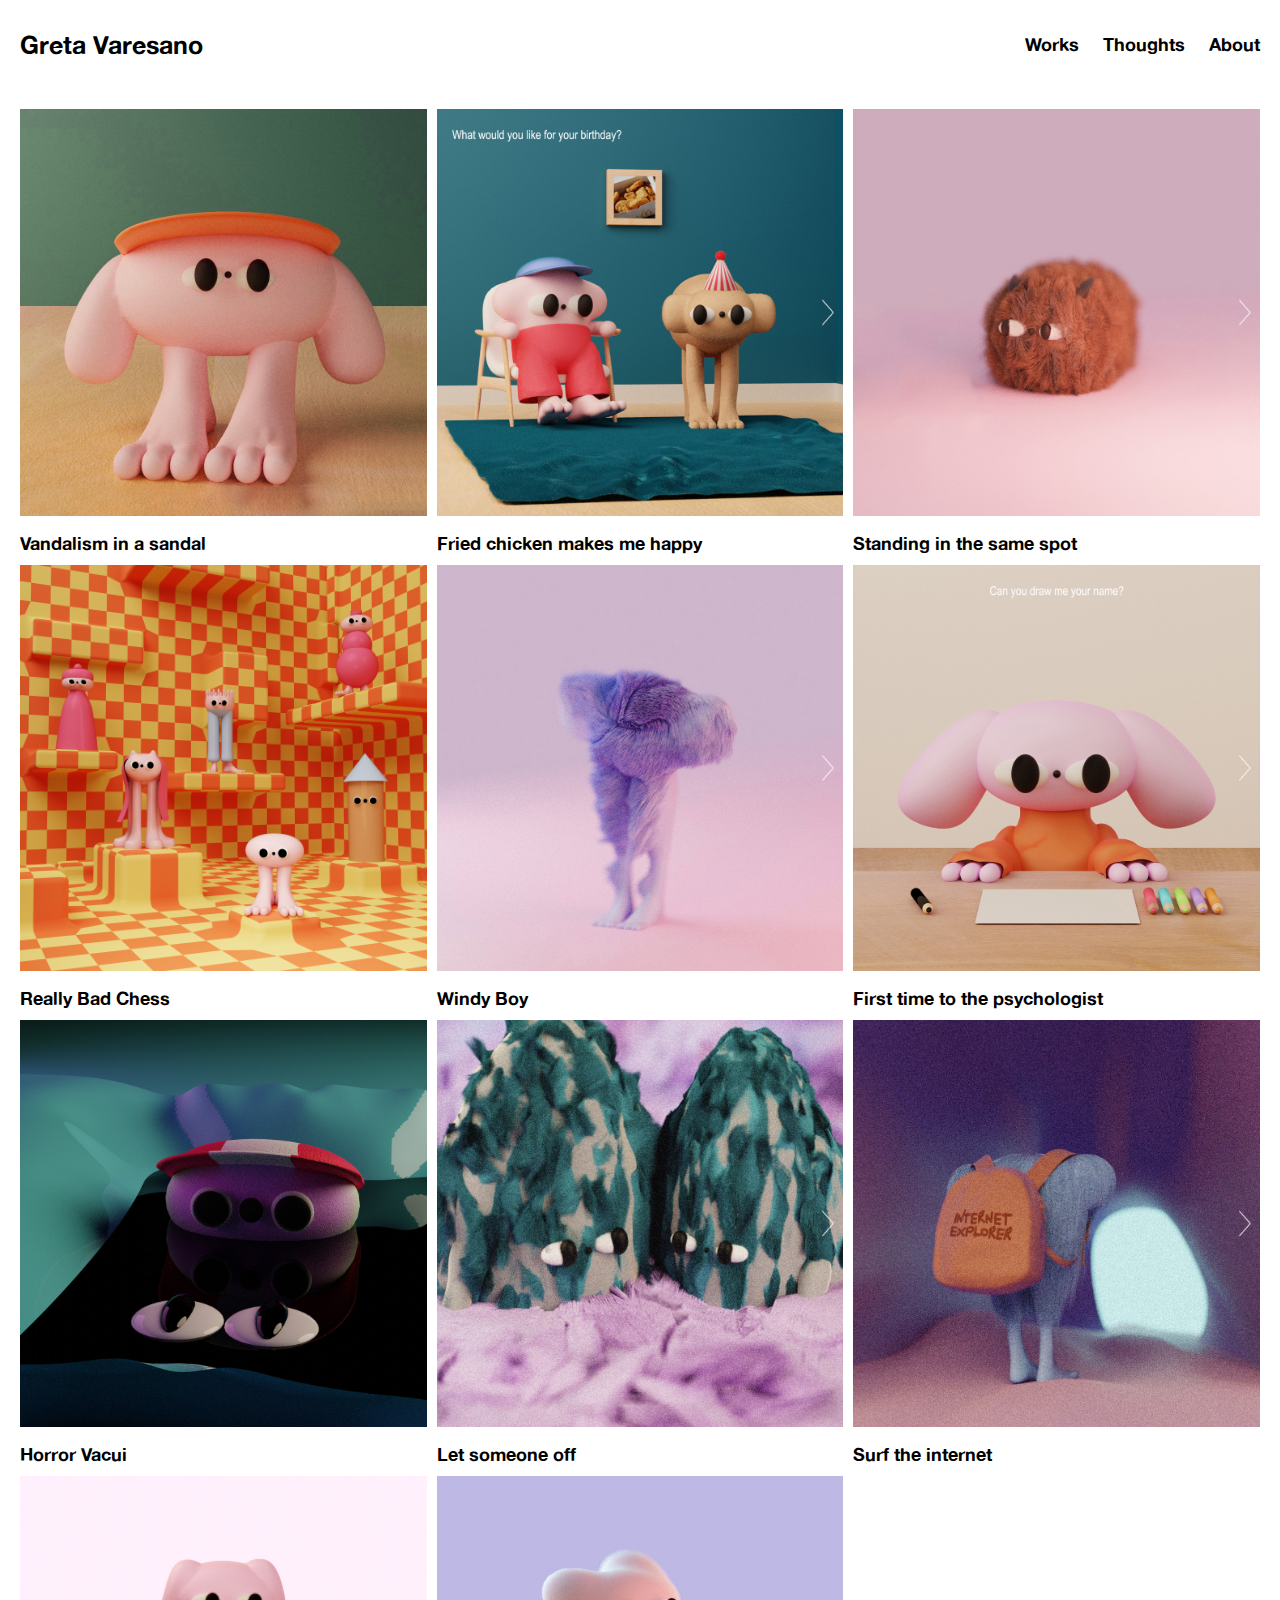
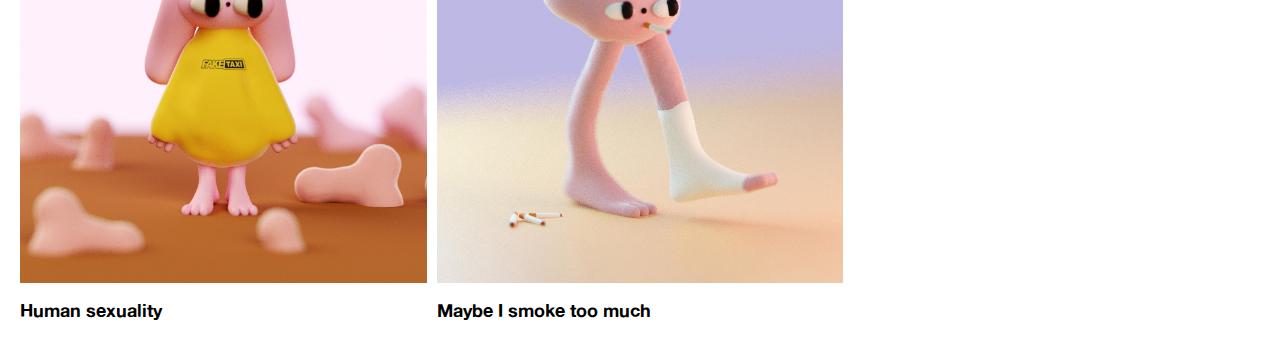
<file: index.html>
<!DOCTYPE html>
<html>
<head>
<meta name="viewport" content="width=device-width, initial-scale=1">
<link rel="stylesheet" href="main.css">
<script src="http://ajax.googleapis.com/ajax/libs/jquery/1.7.1/jquery.min.js" type="text/javascript"></script>
<link rel="icon" type="image/x-icon" href="favicon.png">


<script>

function changeImage01(image) {
    if (image.src.indexOf("assets/list/02.jpg")>-1) {
        image.src = "assets/list/02-01.jpg"; 
    } else if (image.src.indexOf("assets/list/02-01.jpg")>-1) {
        image.src = "assets/list/02-02.jpg";
    } else if (image.src.indexOf("assets/list/02-02.jpg")>-1) {
        image.src = "assets/list/02-03.jpg";
    } else {
      image.src = "assets/list/02.jpg";
    }
}

function changeImage02(image) {
    if (image.src.indexOf("assets/list/03.jpg")>-1) {
        image.src = "assets/list/03-01.jpg"; 
    } else {
      image.src = "assets/list/03.jpg";
    }
}


function changeImage04(image) {
    if (image.src.indexOf("assets/list/05.jpg")>-1) {
        image.src = "assets/list/05-01.jpg"; 
    } else {
      image.src = "assets/list/05.jpg";
    }
}


function changeImage05(image) {
    if (image.src.indexOf("assets/list/06.jpg")>-1) {
        image.src = "assets/list/06-01.jpg"; 
    } else if (image.src.indexOf("assets/list/06-01.jpg")>-1) {
        image.src = "assets/list/06-02.jpg";
    } else {
      image.src = "assets/list/06.jpg";
    }
}

function changeImage06(image) {
    if (image.src.indexOf("assets/list/08.jpg")>-1) {
        image.src = "assets/list/08-01.jpg"; 
    } else if (image.src.indexOf("assets/list/08-01.jpg")>-1) {
        image.src = "assets/list/08-02.jpg";
    } else {
      image.src = "assets/list/08.jpg";
    }
}

function changeImage07(image) {
    if (image.src.indexOf("assets/list/09.jpg")>-1) {
        image.src = "assets/list/09-01.jpeg"; 
    } else {
      image.src = "assets/list/09.jpg";
    }
}

</script>
</head>
<body>

<div class="header">
  <a href="index.html" class="logo">Greta Varesano</a>
  <div class="header-right">
    <a href="website.html" class="line">Works</a>
    <a href="sketches.html"  class="line">Thoughts</a>
    <a href="about.html"  class="line">About</a>
  </div>
</div>

<div class="container my-4">
    <div class="grid m-0 p-0">
      <div class="item">
          <img class="img-fluid" src="assets/list/01.jpg">
        <div class="dida">
        Vandalism in a sandal
     </div>
</div>
    
    
      <div class="item"> 
        <img  class="img-fluid" src="assets/list/02.jpg" onclick = "changeImage01(this)">
        <div class="dida" >
          Fried chicken makes me happy
       </div></div>
      <div class="item"><img class="img-fluid" src="assets/list/03.jpg" onclick = "changeImage02(this)">
        <div class="dida">
          Standing in the same spot
       </div></div>
      <div class="item"><img class="img-fluid" src="assets/list/04.jpg">
        <div class="dida">
          Really Bad Chess
       </div></div>
      <div class="item"><img class="img-fluid" src="assets/list/05.jpg" onclick = "changeImage04(this)">
        <div class="dida">
          Windy Boy
       </div></div>
      <div class="item"><img class="img-fluid" src="assets/list/06.jpg" onclick = "changeImage05(this)">
        <div class="dida">
        First time to the psychologist
       </div></div>
      <div class="item"><img class="img-fluid" src="assets/list/07.jpg">
        <div class="dida">
          Horror Vacui
       </div></div>
      <div class="item"><img class="img-fluid" src="assets/list/08.jpg" onclick = "changeImage06(this)">
        <div class="dida">
          Let someone off
       </div></div>
      <div class="item"><img class="img-fluid" src="assets/list/09.jpg" onclick = "changeImage07(this)">
        <div class="dida">
          Surf the internet
       </div></div>
      <div class="item"><img class="img-fluid" src="assets/list/10.jpg">
        <div class="dida">
          Human sexuality 
       </div></div>
      <div class="item"><img class="img-fluid" src="assets/list/11.jpg">
        <div class="dida">
          Maybe I smoke too much
       </div></div>
  </div>
  </div>
  




</body>
</html>
</file>
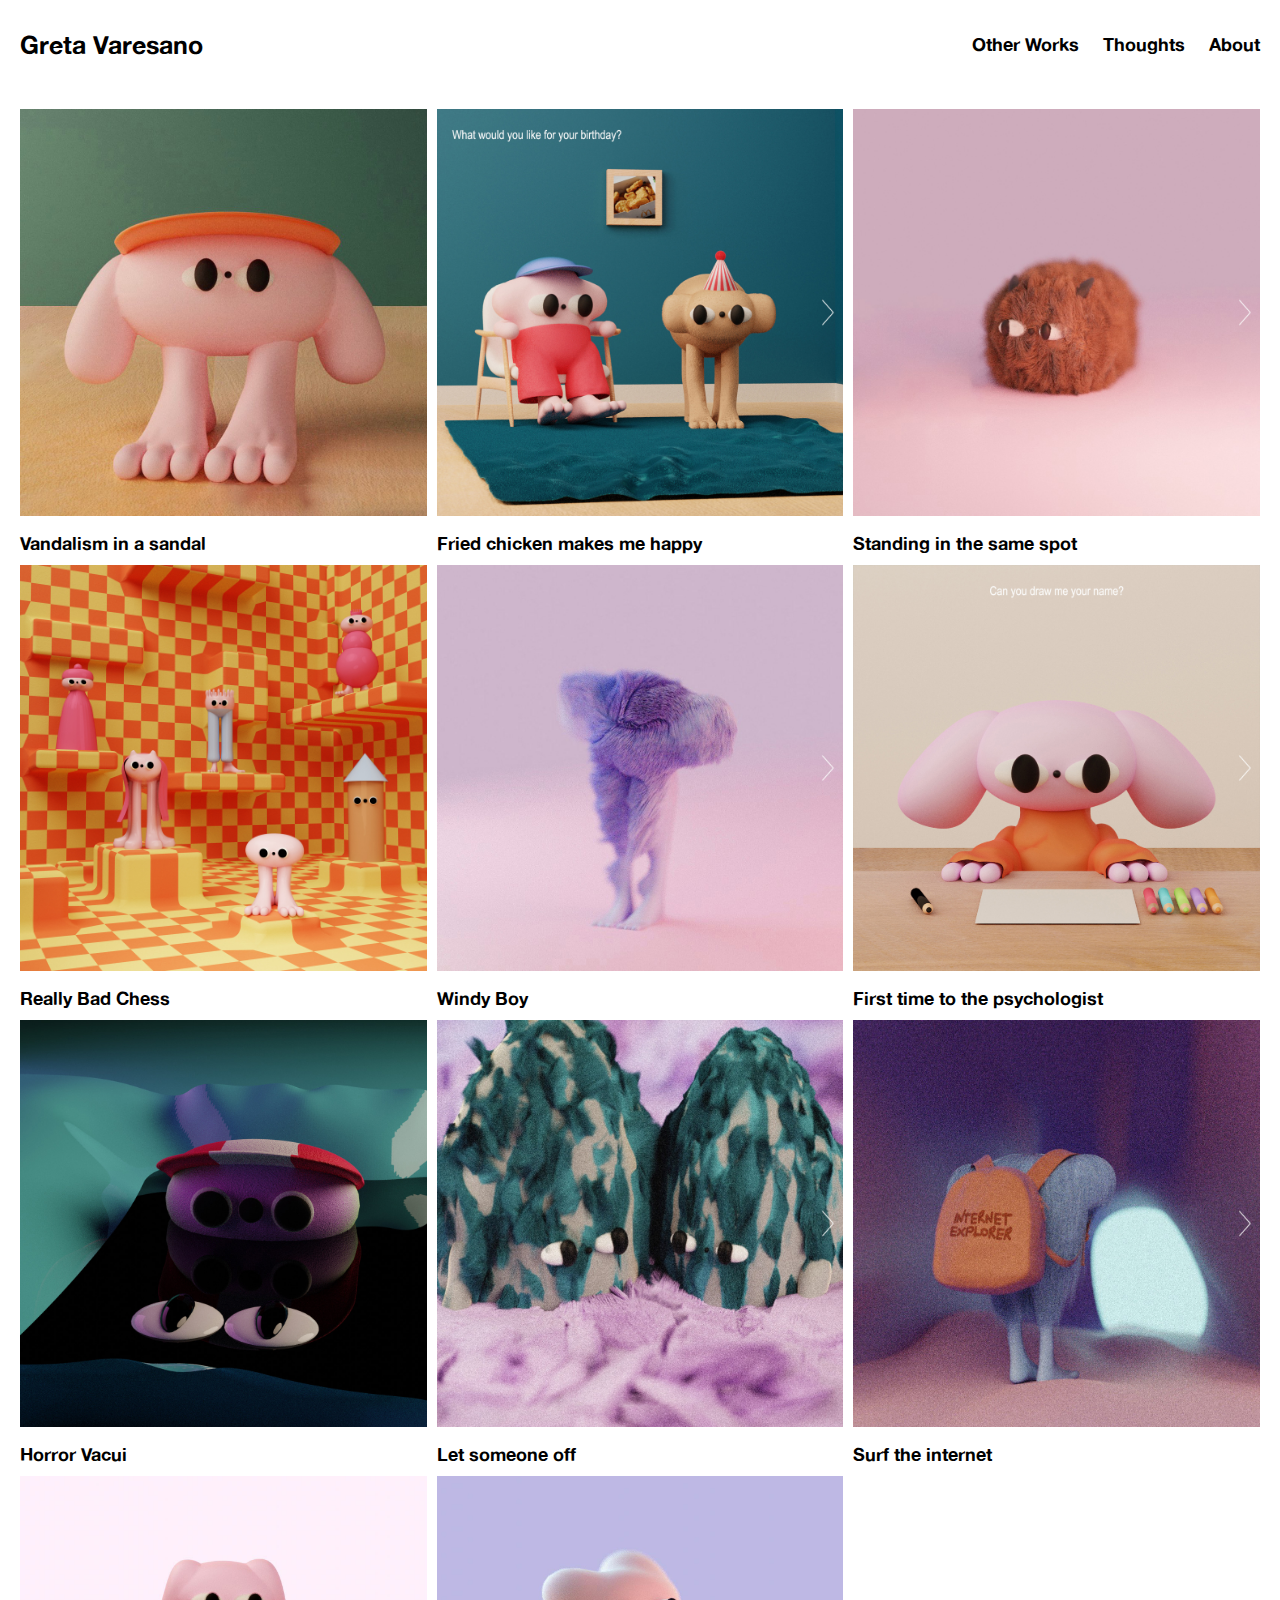
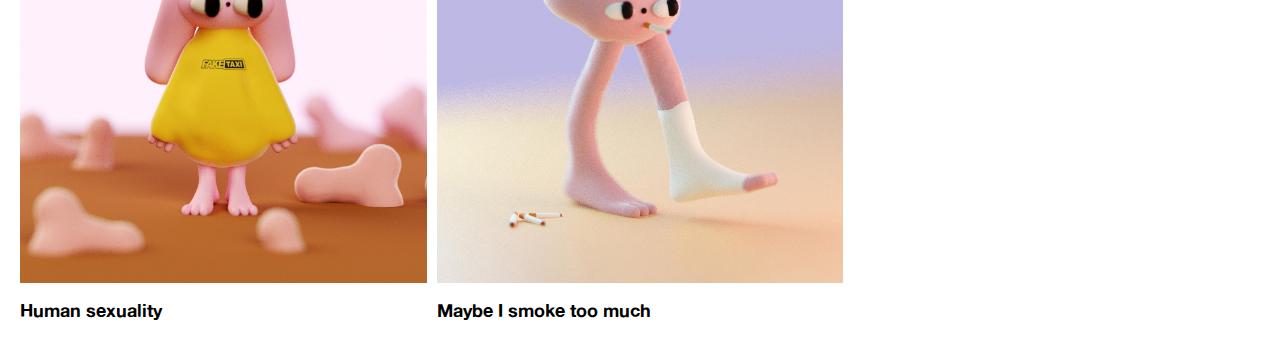
<file: Portfolio-VaresanoGreta/index.html>
<!DOCTYPE html>
<html>
<head>
<meta name="viewport" content="width=device-width, initial-scale=1">
<link rel="stylesheet" href="main.css">
<script src="http://ajax.googleapis.com/ajax/libs/jquery/1.7.1/jquery.min.js" type="text/javascript"></script>
<link rel="icon" type="image/x-icon" href="favicon.png">


<script>

function changeImage01(image) {
    if (image.src.indexOf("assets/list/02.jpg")>-1) {
        image.src = "assets/list/02-01.jpg"; 
    } else if (image.src.indexOf("assets/list/02-01.jpg")>-1) {
        image.src = "assets/list/02-02.jpg";
    } else if (image.src.indexOf("assets/list/02-02.jpg")>-1) {
        image.src = "assets/list/02-03.jpg";
    } else {
      image.src = "assets/list/02.jpg";
    }
}

function changeImage02(image) {
    if (image.src.indexOf("assets/list/03.jpg")>-1) {
        image.src = "assets/list/03-01.jpg"; 
    } else {
      image.src = "assets/list/03.jpg";
    }
}


function changeImage04(image) {
    if (image.src.indexOf("assets/list/05.jpg")>-1) {
        image.src = "assets/list/05-01.jpg"; 
    } else {
      image.src = "assets/list/05.jpg";
    }
}


function changeImage05(image) {
    if (image.src.indexOf("assets/list/06.jpg")>-1) {
        image.src = "assets/list/06-01.jpg"; 
    } else if (image.src.indexOf("assets/list/06-01.jpg")>-1) {
        image.src = "assets/list/06-02.jpg";
    } else {
      image.src = "assets/list/06.jpg";
    }
}

function changeImage06(image) {
    if (image.src.indexOf("assets/list/08.jpg")>-1) {
        image.src = "assets/list/08-01.jpg"; 
    } else if (image.src.indexOf("assets/list/08-01.jpg")>-1) {
        image.src = "assets/list/08-02.jpg";
    } else {
      image.src = "assets/list/08.jpg";
    }
}

function changeImage07(image) {
    if (image.src.indexOf("assets/list/09.jpg")>-1) {
        image.src = "assets/list/09-01.jpeg"; 
    } else {
      image.src = "assets/list/09.jpg";
    }
}

</script>
</head>
<body>

<div class="header">
  <a href="index.html" class="logo">Greta Varesano</a>
  <div class="header-right">
    <a href="website.html" class="line">Other Works</a>
    <a href="sketches.html"  class="line">Thoughts</a>
    <a href="about.html"  class="line">About</a>
  </div>
</div>

<div class="container my-4">
    <div class="grid m-0 p-0">
      <div class="item">
          <img class="img-fluid" src="assets/list/01.jpg">
        <div class="dida">
        Vandalism in a sandal
     </div>
</div>
    
    
      <div class="item"> 
        <img  class="img-fluid" src="assets/list/02.jpg" onclick = "changeImage01(this)">
        <div class="dida" >
          Fried chicken makes me happy
       </div></div>
      <div class="item"><img class="img-fluid" src="assets/list/03.jpg" onclick = "changeImage02(this)">
        <div class="dida">
          Standing in the same spot
       </div></div>
      <div class="item"><img class="img-fluid" src="assets/list/04.jpg">
        <div class="dida">
          Really Bad Chess
       </div></div>
      <div class="item"><img class="img-fluid" src="assets/list/05.jpg" onclick = "changeImage04(this)">
        <div class="dida">
          Windy Boy
       </div></div>
      <div class="item"><img class="img-fluid" src="assets/list/06.jpg" onclick = "changeImage05(this)">
        <div class="dida">
        First time to the psychologist
       </div></div>
      <div class="item"><img class="img-fluid" src="assets/list/07.jpg">
        <div class="dida">
          Horror Vacui
       </div></div>
      <div class="item"><img class="img-fluid" src="assets/list/08.jpg" onclick = "changeImage06(this)">
        <div class="dida">
          Let someone off
       </div></div>
      <div class="item"><img class="img-fluid" src="assets/list/09.jpg" onclick = "changeImage07(this)">
        <div class="dida">
          Surf the internet
       </div></div>
      <div class="item"><img class="img-fluid" src="assets/list/10.jpg">
        <div class="dida">
          Human sexuality 
       </div></div>
      <div class="item"><img class="img-fluid" src="assets/list/11.jpg">
        <div class="dida">
          Maybe I smoke too much
       </div></div>
  </div>
  </div>
  




</body>
</html>
</file>
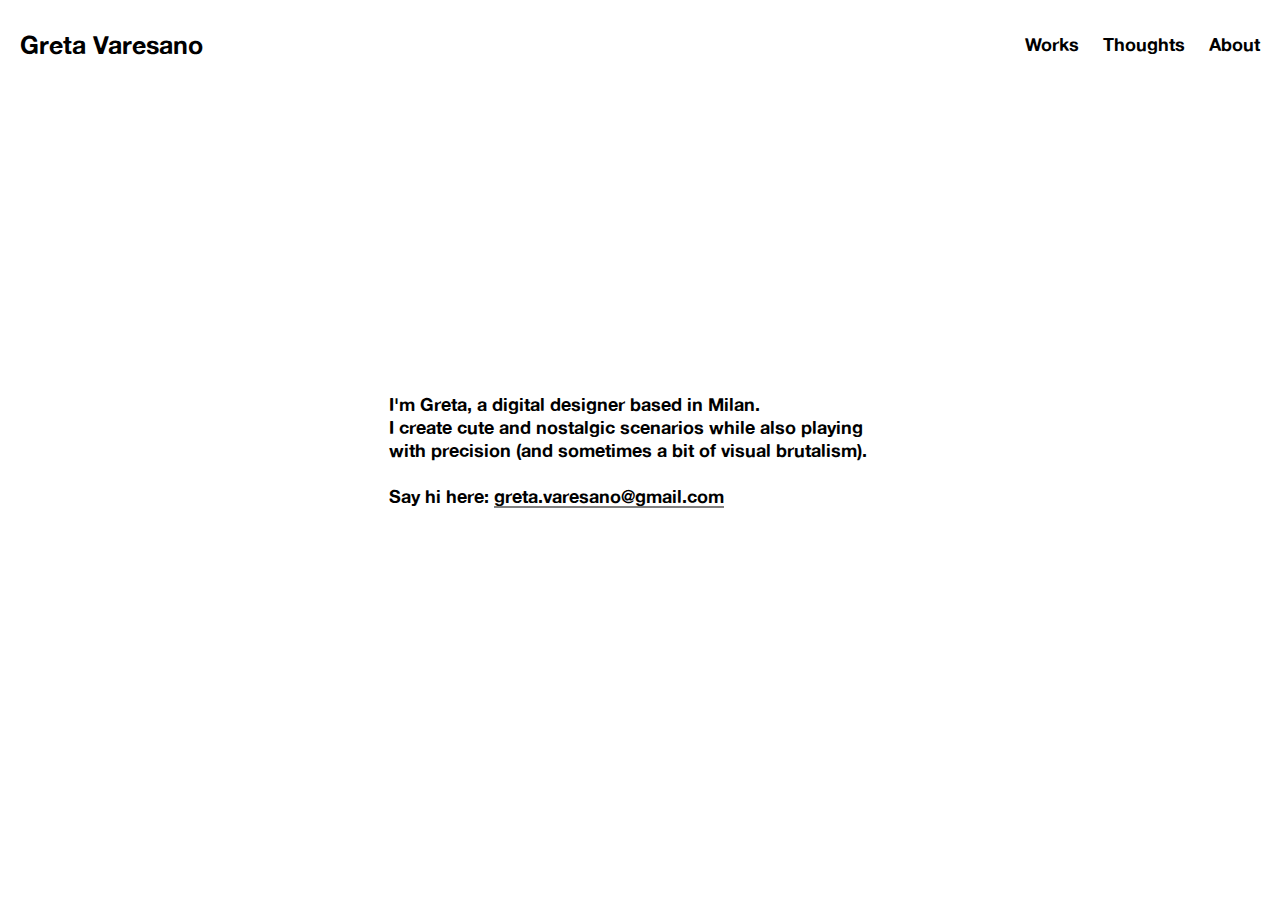
<file: about.html>
<!DOCTYPE html>
<html>
<head>
<meta name="viewport" content="width=device-width, initial-scale=1">
<link rel="stylesheet" href="about.css">
<link rel="icon" type="image/x-icon" href="favicon.png">
</head>
<body>

  <div class="header">
    <a href="index.html" class="logo">Greta Varesano</a>
    <div class="header-right">
      <a href="website.html" class="line">Works</a>
      <a href="sketches.html"  class="line">Thoughts</a>
      <a href="about.html"  class="line">About</a>
    </div>
  </div>




<div class="about">
    I'm Greta, a digital designer based in Milan.<br>I create cute and nostalgic scenarios while also playing with precision (and sometimes a bit of visual brutalism).<br><br>
    Say hi here: <a href="mailto:greta.varesano@gmail.com" class="mail">greta.varesano@gmail.com</a>
</div>

</body>
</html>
</file>
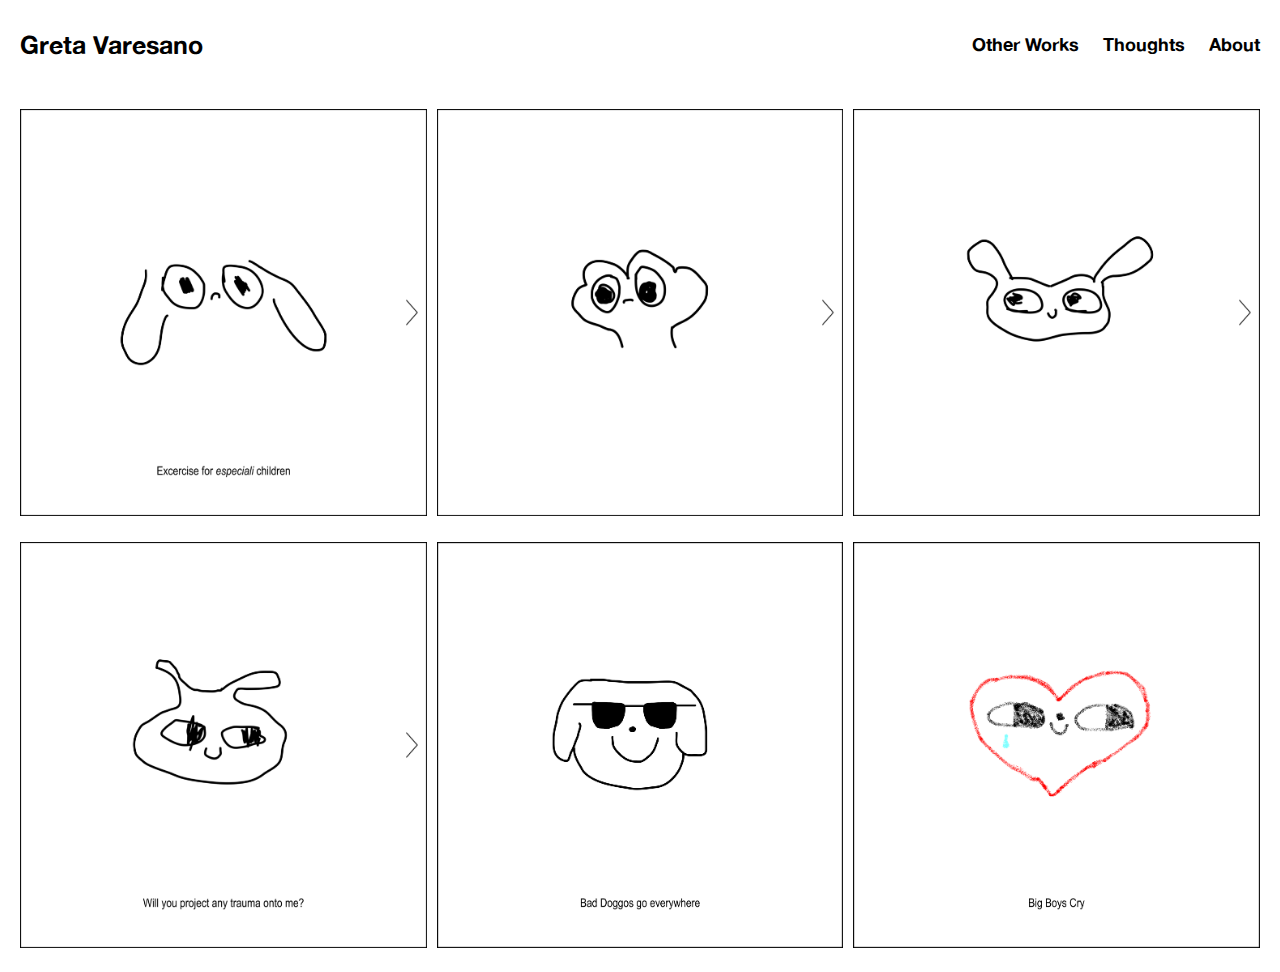
<file: sketches.html>
<!DOCTYPE html>
<html>
<head>
<meta name="viewport" content="width=device-width, initial-scale=1">
<link rel="stylesheet" href="main.css">
<script src="http://ajax.googleapis.com/ajax/libs/jquery/1.7.1/jquery.min.js" type="text/javascript"></script>
<link rel="icon" type="image/x-icon" href="favicon.png">


<script>

function changeImage01(image) {
    if (image.src.indexOf("assets/sketches/01/01.png")>-1) {
        image.src = "assets/sketches/01/02.png"; 
    } else if (image.src.indexOf("assets/sketches/01/02.png")>-1) {
        image.src = "assets/sketches/01/03.png";
    } else if (image.src.indexOf("assets/sketches/01/03.png")>-1) {
        image.src = "assets/sketches/01/04.png";
    } else if (image.src.indexOf("assets/sketches/01/04.png")>-1) {
        image.src = "assets/sketches/01/05.png";
    } else if (image.src.indexOf("assets/sketches/01/05.png")>-1) {
        image.src = "assets/sketches/01/06.png";
    }
    else {
      image.src = "assets/sketches/01/01.png";
    }
}

function changeImage02(image) {
    if (image.src.indexOf("assets/sketches/02/01.png")>-1) {
        image.src = "assets/sketches/02/02.png"; 
    } else if (image.src.indexOf("assets/sketches/02/02.png")>-1) {
        image.src = "assets/sketches/02/03.png";
    } else if (image.src.indexOf("assets/sketches/02/03.png")>-1) {
        image.src = "assets/sketches/02/04.png";
    } else if (image.src.indexOf("assets/sketches/02/04.png")>-1) {
        image.src = "assets/sketches/02/05.png";
    }
    else {
      image.src = "assets/sketches/02/01.png";
    }
}


function changeImage03(image) {
    if (image.src.indexOf("assets/sketches/03/01.png")>-1) {
        image.src = "assets/sketches/03/02.png"; 
    } else if (image.src.indexOf("assets/sketches/03/02.png")>-1) {
        image.src = "assets/sketches/03/03.png";
    } else if (image.src.indexOf("assets/sketches/03/03.png")>-1) {
        image.src = "assets/sketches/03/04.png";
    } 
    else {
      image.src = "assets/sketches/03/01.png";
    }
}


function changeImage04(image) {
    if (image.src.indexOf("assets/sketches/04/01.png")>-1) {
        image.src = "assets/sketches/04/02.png"; 
    } else if (image.src.indexOf("assets/sketches/04/02.png")>-1) {
        image.src = "assets/sketches/04/03.png";
    } 
    else {
      image.src = "assets/sketches/04/01.png";
    }
}

</script>
</head>
<body>

    <div class="header">
        <a href="index.html" class="logo">Greta Varesano</a>
        <div class="header-right">
          <a href="website.html" class="line">Other Works</a>
          <a href="sketches.html"  class="line">Thoughts</a>
          <a href="about.html"  class="line">About</a>
        </div>
      </div>
      

<div class="container my-4">
    <div class="grid m-0 p-0">

      <div class="item">
          <img class="img-fluid" src="assets/sketches/01/01.png" onclick = "changeImage01(this)">
        <div class="dida">
     </div>
</div>
    
      <div class="item"> 
        <img class="img-fluid" src="assets/sketches/02/01.png" onclick = "changeImage02(this)">
</div>

      <div class="item"><img class="img-fluid" src="assets/sketches/03/01.png" onclick = "changeImage03(this)">
</div>

      <div class="item"><img class="img-fluid" src="assets/sketches/04/01.png" onclick = "changeImage04(this)">
 </div>

      <div class="item"><img class="img-fluid" src="assets/sketches/05/01.png">
</div>

      <div class="item"><img class="img-fluid" src="assets/sketches/06/01.png">
</div>
  </div>
  </div>
  




</body>
</html>
</file>
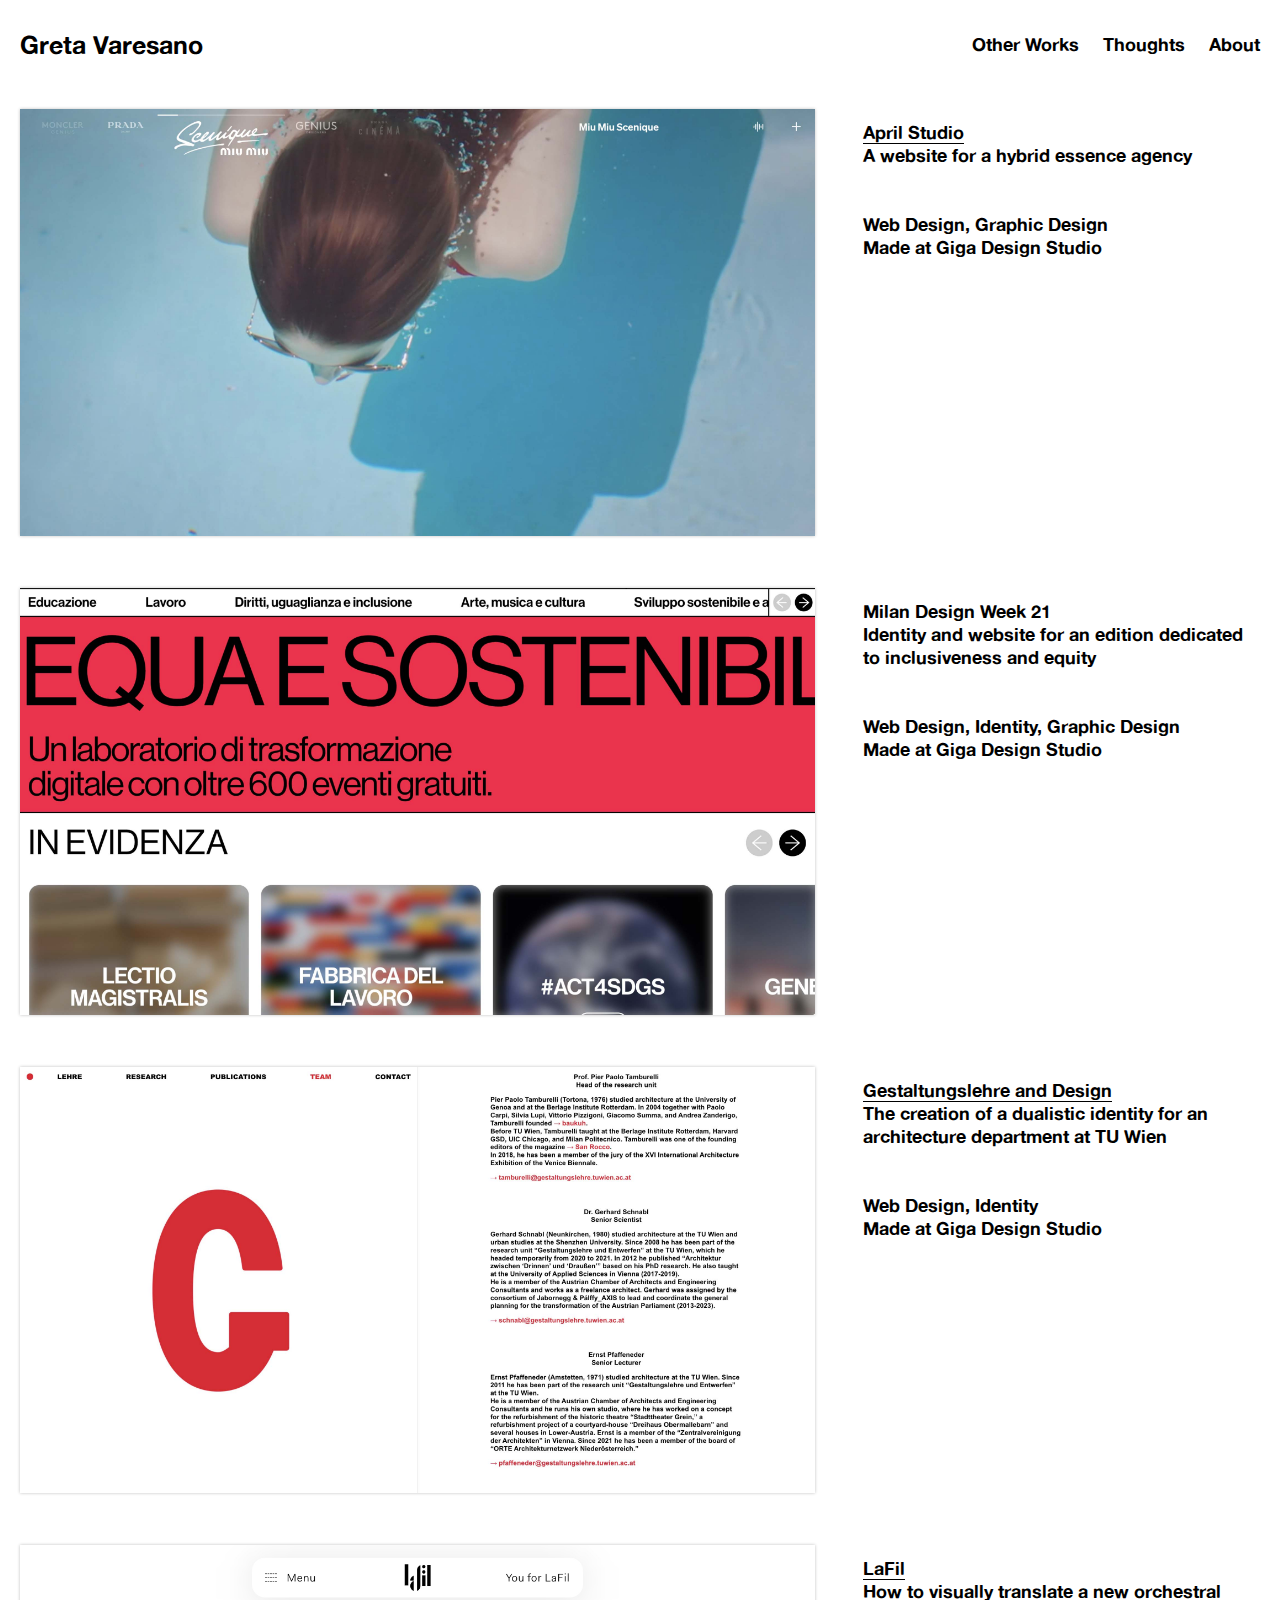
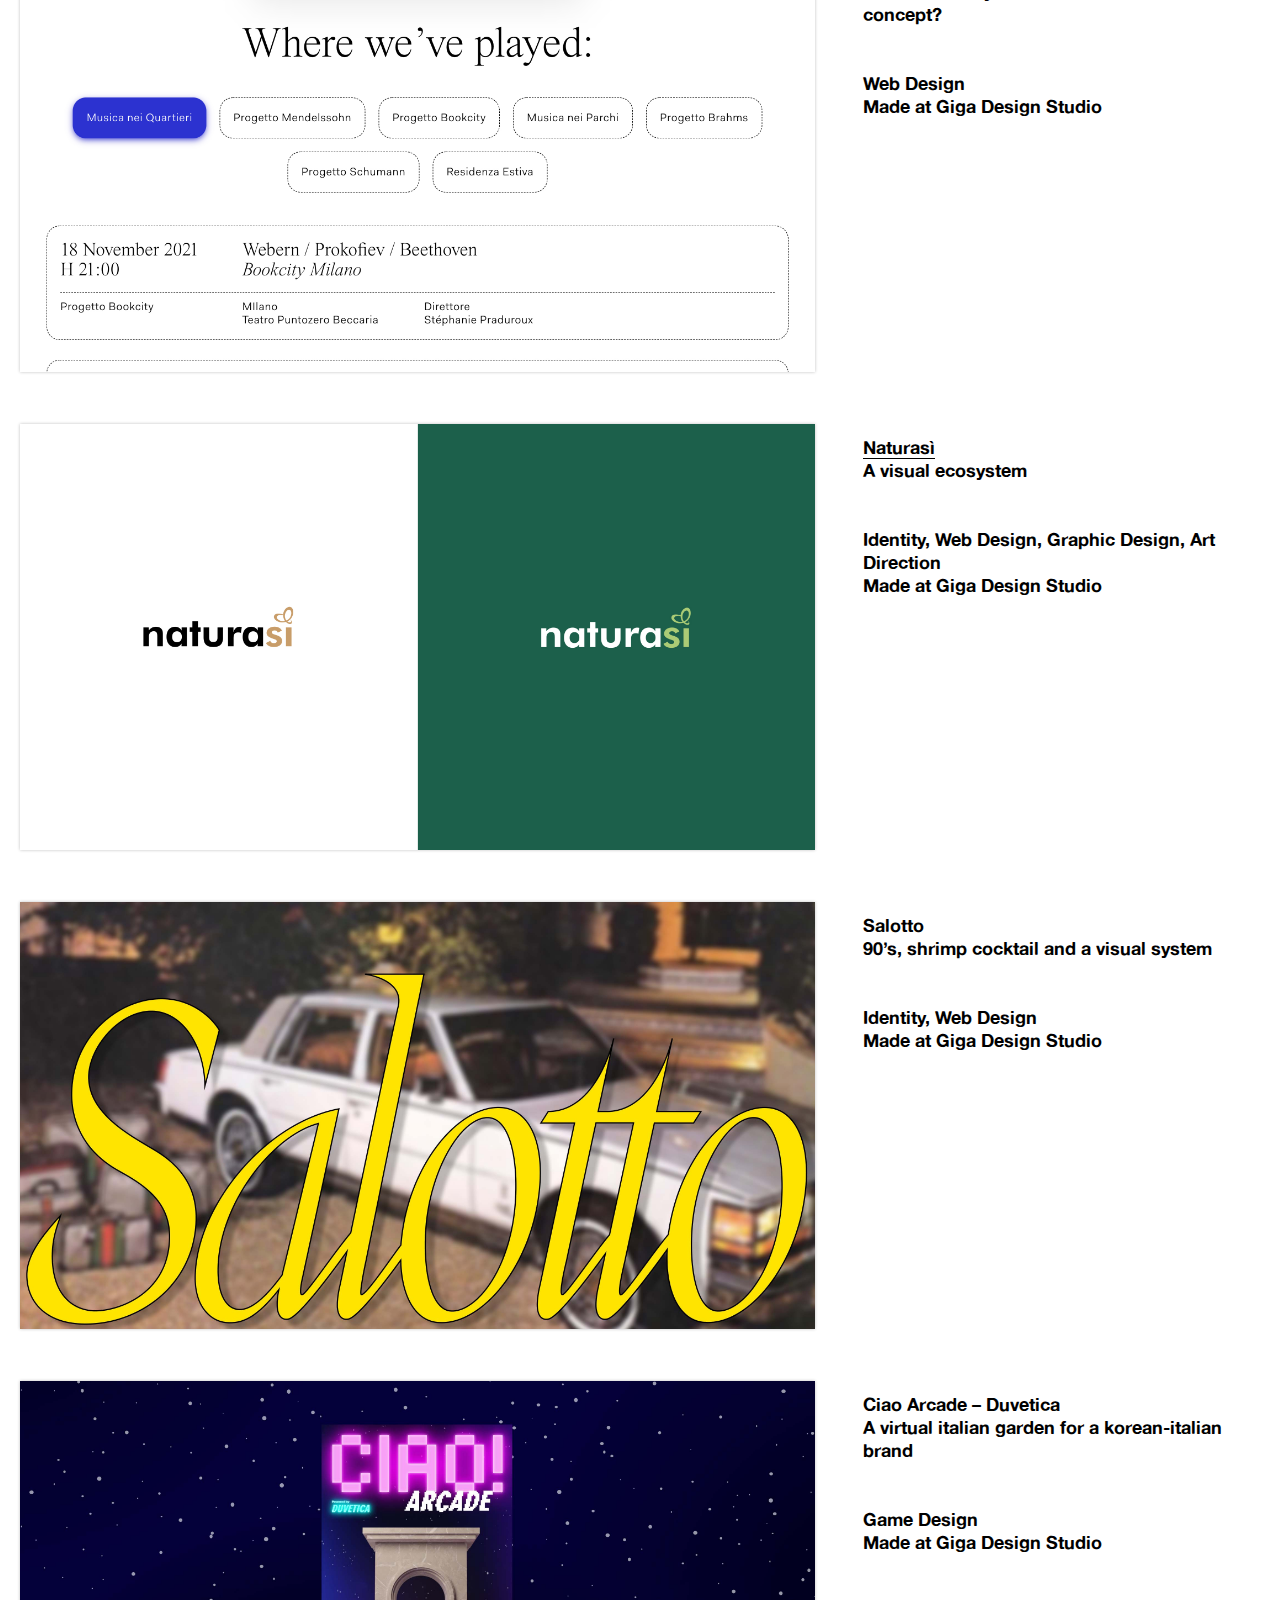
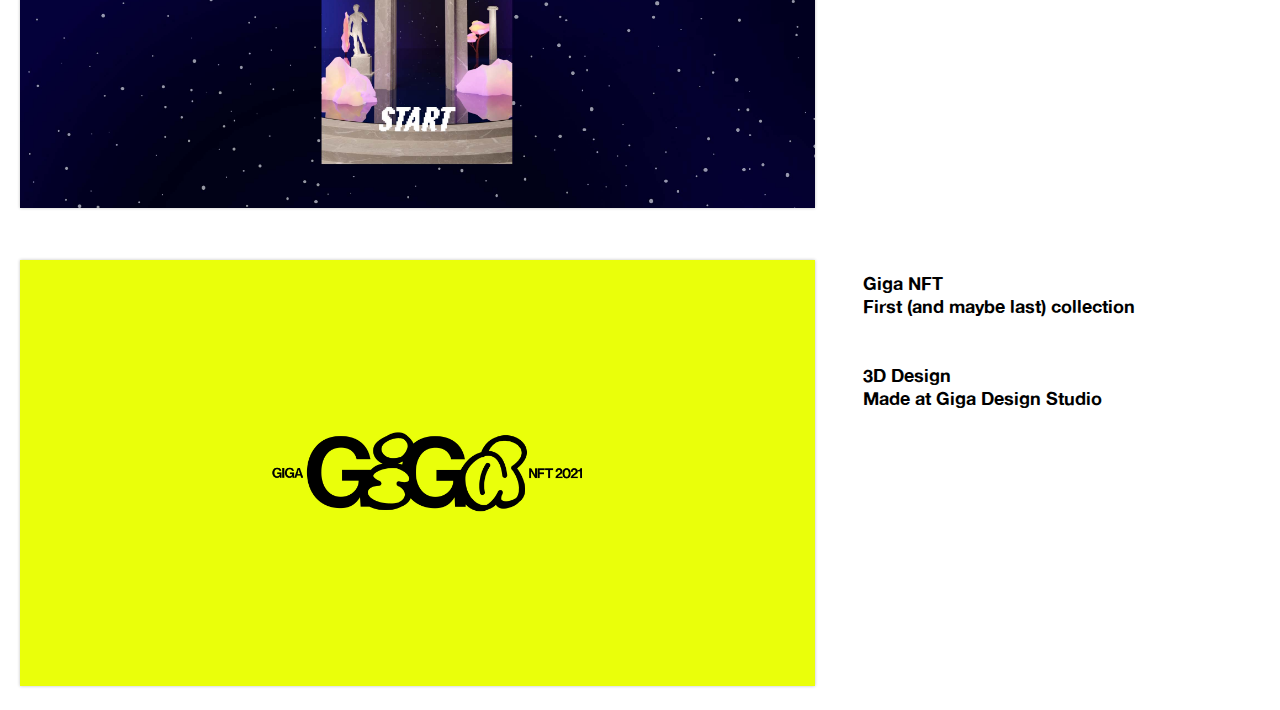
<file: website.html>
<!DOCTYPE html>
<html>
<head>
<meta name="viewport" content="width=device-width, initial-scale=1">
<link rel="stylesheet" href="website.css">
<script src="http://ajax.googleapis.com/ajax/libs/jquery/1.7.1/jquery.min.js" type="text/javascript"></script>
<link rel="icon" type="image/x-icon" href="favicon.png">


<script>

function changeImage01(image) {
    if (image.src.indexOf("assets/websites/01-april/april-01.jpg")>-1) {
        image.src = "assets/websites/01-april/april-02.jpg"; 
    } else if (image.src.indexOf("assets/websites/01-april/april-02.jpg")>-1) {
        image.src = "assets/websites/01-april/april-03.jpg";
    } else if (image.src.indexOf("assets/websites/01-april/april-03.jpg")>-1) {
        image.src = "assets/websites/01-april/april-04.jpg";
    } else {
      image.src = "assets/websites/01-april/april-01.jpg";
    }
}

function changeImage02(image) {
    if (image.src.indexOf("assets/websites/02-mdw/mdw-01.jpg")>-1) {
        image.src = "assets/websites/02-mdw/mdw-02.jpg"; 
    } else if (image.src.indexOf("assets/websites/02-mdw/mdw-02.jpg")>-1) {
        image.src = "assets/websites/02-mdw/mdw-03.jpg";
    } else if (image.src.indexOf("assets/websites/02-mdw/mdw-03.jpg")>-1) {
        image.src = "assets/websites/02-mdw/mdw-04.jpg";
    } else {
      image.src = "assets/websites/02-mdw/mdw-01.jpg";
    }
}


function changeImage03(image) {
    if (image.src.indexOf("assets/websites/03-gestalt/g-01.jpg")>-1) {
        image.src = "assets/websites/03-gestalt/g-02.jpg"; 
    } else if (image.src.indexOf("assets/websites/03-gestalt/g-02.jpg")>-1) {
        image.src = "assets/websites/03-gestalt/g-03.jpg";
    } else if (image.src.indexOf("assets/websites/03-gestalt/g-03.jpg")>-1) {
        image.src = "assets/websites/03-gestalt/g-04.jpg";
    } else {
      image.src = "assets/websites/03-gestalt/g-01.jpg";
    }
}


function changeImage04(image) {
    if (image.src.indexOf("assets/websites/04-la/la-01.jpg")>-1) {
        image.src = "assets/websites/04-la/la-02.jpg"; 
    } else if (image.src.indexOf("assets/websites/04-la/la-02.jpg")>-1) {
        image.src = "assets/websites/04-la/la-03.jpg";
    } else {
      image.src = "assets/websites/04-la/la-01.jpg";
    }
}


function changeImage05(image) {
    if (image.src.indexOf("assets/websites/05-nsi/ns-01.jpg")>-1) {
        image.src = "assets/websites/05-nsi/ns-02.jpg"; 
    } else if (image.src.indexOf("assets/websites/05-nsi/ns-02.jpg")>-1) {
        image.src = "assets/websites/05-nsi/ns-03.jpg";
    } else if (image.src.indexOf("assets/websites/05-nsi/ns-03.jpg")>-1) {
        image.src = "assets/websites/05-nsi/ns-04.jpg";
    }  else if (image.src.indexOf("assets/websites/05-nsi/ns-04.jpg")>-1) {
        image.src = "assets/websites/05-nsi/ns-05.jpg";
    } else {
      image.src = "assets/websites/05-nsi/ns-01.jpg";
    }
}


function changeImage06(image) {
    if (image.src.indexOf("assets/websites/06-salotto/salotto-01.jpg")>-1) {
        image.src = "assets/websites/06-salotto/salotto-02.jpg"; 
    } else if (image.src.indexOf("assets/websites/06-salotto/salotto-02.jpg")>-1) {
        image.src = "assets/websites/06-salotto/salotto-03.jpg";
    } else {
      image.src = "assets/websites/06-salotto/salotto-01.jpg";
    }
}


function changeImage07(image) {
    if (image.src.indexOf("assets/websites/07-duve/duvetica-01.jpg")>-1) {
        image.src = "assets/websites/07-duve/duvetica-02.jpg"; 
    } else if (image.src.indexOf("assets/websites/07-duve/duvetica-02.jpg")>-1) {
        image.src = "assets/websites/07-duve/duvetica-03.jpg";
    } else {
      image.src = "assets/websites/07-duve/duvetica-01.jpg";
    }
}




function changeImage08(image) {
    if (image.src.indexOf("assets/websites/08-nft/nft-01.jpg")>-1) {
        image.src = "assets/websites/08-nft/nft-02.jpg"; 
    } else {
      image.src = "assets/websites/08-nft/nft-01.jpg";
    }
}

</script>
</head>
<body>

    <div class="header">
        <a href="index.html" class="logo">Greta Varesano</a>
        <div class="header-right">
          <a href="website.html" class="line">Other Works</a>
          <a href="sketches.html"  class="line">Thoughts</a>
          <a href="about.html"  class="line">About</a>
        </div>
      </div>
      

<div class="container my-4">
    <div class="grid m-0 p-0">

     
     
    <div class="item">
          <img class="img-fluid" src="assets/websites/01-april/april-01.jpg" onclick = "changeImage01(this)"></div>

<div class="item"> 
    <div class="dida">
        <a href="https://www.april.studio/"  class="underlined" target="blank">April Studio</a><br>
        A website for a hybrid essence agency<br><br><br>
        Web Design, Graphic Design<br>
        Made at Giga Design Studio

   </div></div>
    
      <div class="item"> 
        <img class="img-fluid" src="assets/websites/02-mdw/mdw-01.jpg" onclick = "changeImage02(this)"></div>

       <div class="item"> 
        <div class="dida">
            Milan Design Week 21<br>
            Identity and website for an edition dedicated to inclusiveness and equity<br><br><br>
            Web Design, Identity, Graphic Design<br>
            Made at Giga Design Studio
       </div></div>

      <div class="item"><img class="img-fluid" src="assets/websites/03-gestalt/g-01.jpg" onclick = "changeImage03(this)"></div>

       <div class="item"> 
        <div class="dida">
            <a href="https://gestaltungslehre.tuwien.ac.at/" class="underlined" target="blank">Gestaltungslehre and Design</a><br>
            The creation of a dualistic identity for an architecture department at TU Wien<br><br><br>
            Web Design, Identity<br>
            Made at Giga Design Studio
       </div></div>

      <div class="item"><img class="img-fluid" src="assets/websites/04-la/la-01.jpg" onclick = "changeImage04(this)"></div>

       <div class="item"> 
        <div class="dida">
            <a href="https://www.lafil.com/" class="underlined" target="blank">LaFil</a><br>
            How to visually translate a new orchestral concept?<br><br><br>
            Web Design<br>
            Made at Giga Design Studio
       </div></div>

      <div class="item"><img class="img-fluid" src="assets/websites/05-nsi/ns-01.jpg" onclick = "changeImage05(this)"></div>

       <div class="item"> 
        <div class="dida">
            <a href="https://www.naturasi.it/" class="underlined" target="blank">Naturasì</a><br>
            A visual ecosystem<br><br><br>
            Identity, Web Design, Graphic Design, Art Direction<br>
            Made at Giga Design Studio
       </div></div>

      <div class="item"><img class="img-fluid" src="assets/websites/06-salotto/salotto-01.jpg" onclick = "changeImage06(this)"></div>

       <div class="item"> 
        <div class="dida">
            Salotto<br>
            90’s, shrimp cocktail and a visual system<br><br><br>
            Identity, Web Design<br>
            Made at Giga Design Studio
       </div></div>

       <div class="item"><img class="img-fluid" src="assets/websites/07-duve/duvetica-01.jpg" onclick = "changeImage07(this)"></div>
       
       <div class="item"> 
        <div class="dida">
            Ciao Arcade – Duvetica<br>
            A virtual italian garden for a korean-italian brand<br><br><br>
            Game Design<br>
            Made at Giga Design Studio
       </div></div>

       <div class="item"><img class="img-fluid" src="assets/websites/08-nft/nft-01.jpg" onclick = "changeImage08(this)"></div>
       
       
       <div class="item"> 
        <div class="dida">
            Giga NFT<br>
            First (and maybe last) collection<br><br><br>
            3D Design<br>
            Made at Giga Design Studio
       </div></div>


  </div>
  </div>
  




</body>
</html>
</file>
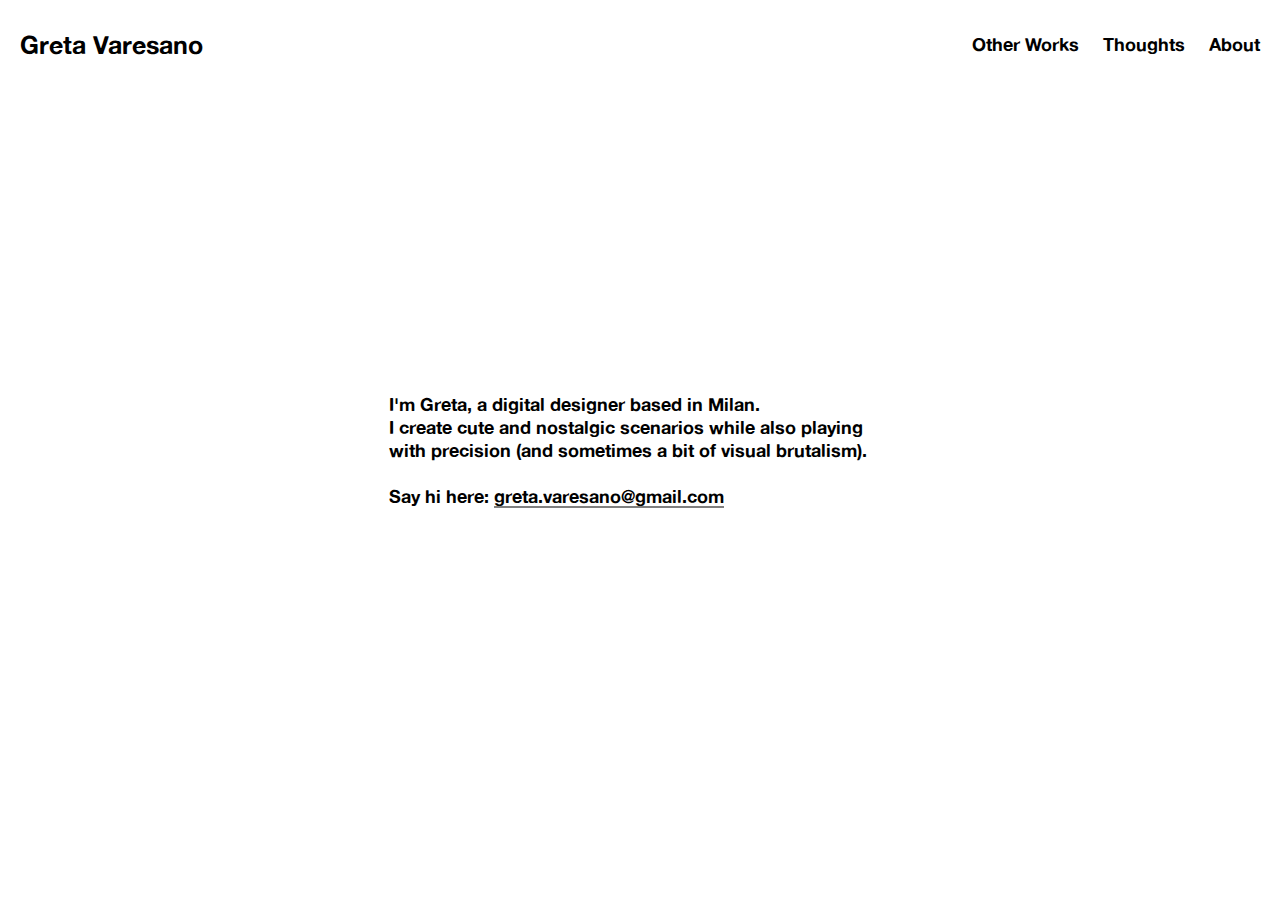
<file: Portfolio-VaresanoGreta/about.html>
<!DOCTYPE html>
<html>
<head>
<meta name="viewport" content="width=device-width, initial-scale=1">
<link rel="stylesheet" href="about.css">
<link rel="icon" type="image/x-icon" href="favicon.png">
</head>
<body>

  <div class="header">
    <a href="index.html" class="logo">Greta Varesano</a>
    <div class="header-right">
      <a href="website.html" class="line">Other Works</a>
      <a href="sketches.html"  class="line">Thoughts</a>
      <a href="about.html"  class="line">About</a>
    </div>
  </div>




<div class="about">
    I'm Greta, a digital designer based in Milan.<br>I create cute and nostalgic scenarios while also playing with precision (and sometimes a bit of visual brutalism).<br><br>
    Say hi here: <a href="mailto:greta.varesano@gmail.com" class="mail">greta.varesano@gmail.com</a>
</div>

</body>
</html>
</file>
<file: main.css>
@font-face {
  font-family: alte;
  src: url(font/alte.ttf);
}


* {box-sizing: border-box;}




body { 
  margin: 0;
  font-family: alte;
  user-select: none;
}

.header {
  overflow: hidden;
  background-color: white;
  padding: 20px 8px;
  /* border-bottom: 1px solid black; */
}

a {
  text-decoration: none;
  color: inherit;
}

a:hover {
  text-decoration: none;
  color: inherit;
}

a.active {
  text-decoration: none;
  color: inherit;
}


a:visited {
  text-decoration: none;
  color: inherit;
}


.header a {
  float: left;
  color: black;
  text-align: center;
  padding: 12px;
  text-decoration: none;
  font-size: 18px; 
  line-height: 25px;
}

.header a.logo {
  font-size: 25px;
  font-weight: bold;
}

.header a:hover {
  color: #d2c0dc;

}

.header a.active {
  background-color: none;
  color: white;
}

.header-right {
  float: right;
}

@media screen and (max-width: 500px) {

  .header {
    float: none;
    display: block;
    text-align: left;
    padding-bottom: 12px;
    padding-left: 20px;
    padding-right: 20px;
  }

  .header a {
    float: none;
    display: block;
    text-align: left;
    padding-bottom: 12px;
    padding-left: 0px;
    padding-right: 0px;
  }
  
  .header-right {
    float: none;
  }

    .header-right {
    padding-bottom: 0px;
    }

    .logo {
      padding-bottom: 24px;
    }

.line {
  border-bottom: 1px solid;
  padding-left: 20px;
  padding-right: 20px;
}

}


.container{
  width: 100%;
  padding: 20px;

}
.grid{
  display: grid;
  grid-template-columns: auto;
  grid-template-rows: auto;
  grid-gap: 20px; 
}

.item{ 
  background-color: white;
  justify-content: center;
  /* display: flex; */
  align-items: center;
  height: auto;

}



.item img{ 
  width: 100%;
}
.item h3{
  padding: 1% 5%;
  color: grey;
  width: 100%;
  height: auto;
}

@media all and (min-width: 670px){
  .container{
    width: 100%;
  }
  .grid{
    grid-template-columns: 1fr 1fr;
    grid-auto-rows: min-content;
    grid-gap: 10px;
  }

  
}

@media all and (min-width: 900px){
  .grid{
    grid-template-columns: 1fr 1fr 1fr;
    grid-template-rows: auto;
  }
}

.dida {
  font-size: 18px; 
  padding-top: 12px;
  width: 100%;
  display: block;
}
</file>
<file: Portfolio-VaresanoGreta/main.css>
@font-face {
  font-family: alte;
  src: url(font/alte.ttf);
}


* {box-sizing: border-box;}




body { 
  margin: 0;
  font-family: alte;
  user-select: none;
}

.header {
  overflow: hidden;
  background-color: white;
  padding: 20px 8px;
  /* border-bottom: 1px solid black; */
}

a {
  text-decoration: none;
  color: inherit;
}

a:hover {
  text-decoration: none;
  color: inherit;
}

a.active {
  text-decoration: none;
  color: inherit;
}


a:visited {
  text-decoration: none;
  color: inherit;
}


.header a {
  float: left;
  color: black;
  text-align: center;
  padding: 12px;
  text-decoration: none;
  font-size: 18px; 
  line-height: 25px;
}

.header a.logo {
  font-size: 25px;
  font-weight: bold;
}

.header a:hover {
  color: #d2c0dc;

}

.header a.active {
  background-color: none;
  color: white;
}

.header-right {
  float: right;
}

@media screen and (max-width: 500px) {

  .header {
    float: none;
    display: block;
    text-align: left;
    padding-bottom: 12px;
    padding-left: 20px;
    padding-right: 20px;
  }

  .header a {
    float: none;
    display: block;
    text-align: left;
    padding-bottom: 12px;
    padding-left: 0px;
    padding-right: 0px;
  }
  
  .header-right {
    float: none;
  }

    .header-right {
    padding-bottom: 0px;
    }

    .logo {
      padding-bottom: 24px;
    }

.line {
  border-bottom: 1px solid;
  padding-left: 20px;
  padding-right: 20px;
}

}


.container{
  width: 100%;
  padding: 20px;

}
.grid{
  display: grid;
  grid-template-columns: auto;
  grid-template-rows: auto;
  grid-gap: 20px; 
}

.item{ 
  background-color: white;
  justify-content: center;
  /* display: flex; */
  align-items: center;
  height: auto;

}



.item img{ 
  width: 100%;
}
.item h3{
  padding: 1% 5%;
  color: grey;
  width: 100%;
  height: auto;
}

@media all and (min-width: 670px){
  .container{
    width: 100%;
  }
  .grid{
    grid-template-columns: 1fr 1fr;
    grid-auto-rows: min-content;
    grid-gap: 10px;
  }

  
}

@media all and (min-width: 900px){
  .grid{
    grid-template-columns: 1fr 1fr 1fr;
    grid-template-rows: auto;
  }
}

.dida {
  font-size: 18px; 
  padding-top: 12px;
  width: 100%;
  display: block;
}
</file>
<file: about.css>
.about {
      font-size: 18px; 
      max-width: 550px;
      padding: 24px 24px;
      text-align: left;
      position: absolute;
      top: 50%;
      left: 50%;
      transform: translate(-50%, -50%);

}


@font-face {
    font-family: alte;
    src: url(font/alte.ttf);
  }
  
  
  * {box-sizing: border-box;}
  
  
  
  
  body { 
    margin: 0;
    font-family: alte;
    user-select: none;
  }
  
  .header {
    overflow: hidden;
    background-color: white;
    padding: 20px 8px;
    /* border-bottom: 1px solid black; */
  }
  
  a {
    text-decoration: none;
    color: inherit;
  }
  
  a:hover {
    text-decoration: none;
    color: inherit;
  }
  
  a.active {
    text-decoration: none;
    color: inherit;
  }
  
  
  a:visited {
    text-decoration: none;
    color: inherit;
  }
  
  
  .header a {
    float: left;
    color: black;
    text-align: center;
    padding: 12px;
    text-decoration: none;
    font-size: 18px; 
    line-height: 25px;
  }
  
  .header a.logo {
    font-size: 25px;
    font-weight: bold;
  }
  
  .header a:hover {
    color: #d2c0dc;
  
  }
  
  .header a.active {
    background-color: none;
    color: white;
  }
  
  .header-right {
    float: right;
  }
  
  @media screen and (max-width: 500px) {

    .header {
      float: none;
      display: block;
      text-align: left;
      padding-bottom: 12px;
      padding-left: 20px;
      padding-right: 20px;
    }
  
    .header a {
      float: none;
      display: block;
      text-align: left;
      padding-bottom: 12px;
      padding-left: 0px;
      padding-right: 0px;
    }
    
    .header-right {
      float: none;
    }
  
      .header-right {
      padding-bottom: 0px;
      }
  
      .logo {
        padding-bottom: 24px;
      }
  
  .line {
    border-bottom: 1px solid;
    padding-left: 20px;
    padding-right: 20px;
  }


  .about {
    font-size: 18px; 
    max-width: 550px;
    padding: 20px 20px;
    text-align: left;
    position: absolute;
    width: 100%;
    top: 50%;
    left: 50%;
    transform: translate(-50%, -50%);

}
  
  }
  
  
  .container{
    width: 100%;
    padding: 20px;
  
  }
  .grid{
    display: grid;
    grid-template-columns: auto;
    grid-template-rows: auto;
    grid-gap: 20px; 
  }
  
  .item{ 
    background-color: white;
    justify-content: center;
    /* display: flex; */
    align-items: center;
    height: auto;
  
  }
  
  
  
  .item img{ 
    width: 100%;
  }
  .item h3{
    padding: 1% 5%;
    color: grey;
    width: 100%;
    height: auto;
  }
  
  @media all and (min-width: 670px){
    .container{
      width: 100%;
    }
    .grid{
      grid-template-columns: 1fr 1fr;
      grid-auto-rows: min-content;
      grid-gap: 10px;
    }
  }
  
  @media all and (min-width: 900px){
    .grid{
      grid-template-columns: 1fr 1fr 1fr;
      grid-template-rows: auto;
    }
  }
  
  .dida {
    font-size: 18px; 
    padding-top: 12px;
    width: 100%;
    display: block;
  }
  
  .mail {
    border-bottom: 1px solid black;

  }
</file>
<file: website.css>
@font-face {
    font-family: alte;
    src: url(font/alte.ttf);
  }
  
  
  * {box-sizing: border-box;}
  
  body { 
    margin: 0;
    font-family: alte;
  }
  
  .header {
    overflow: hidden;
    background-color: white;
    padding: 20px 8px;
    /* border-bottom: 1px solid black; */
  }
  
  a {
    text-decoration: none;
    color: inherit;
    
  }
  
 .underlined {
    border-bottom: 1px solid black; 
  }
  a:hover {
    text-decoration: none;
    color: inherit;
  }
  
  a.active {
    text-decoration: none;
    color: inherit;
  }
  
  
  a:visited {
    text-decoration: none;
    color: inherit;
  }
  
  
  .header a {
    float: left;
    color: black;
    text-align: center;
    padding: 12px;
    text-decoration: none;
    font-size: 18px; 
    line-height: 25px;
  }
  
  .header a.logo {
    font-size: 25px;
    font-weight: bold;
  }
  
  .header a:hover {
    color: #d2c0dc;
  
  }
  
  .header a.active {
    background-color: none;
    color: white;
  }
  
  .header-right {
    float: right;
  }
  
  
  
  
  .container{
    width: 100%;
    padding: 20px;
  
  }
  .grid{
    display: grid;
    grid-template-columns: auto;
    grid-template-rows: auto;
    grid-gap: 48px; 
  }
  
  .item{ 
    background-color: white;
    justify-content: center;
    /* display: flex; */
    align-items: center;
    height: auto;
  }
  
  
  .item img{ 
    width: 100%;
  }

  @media all and (min-width: 670px){
    .container{
      width: 100%;
    }
    .grid{
      grid-template-columns: 1fr 1fr;
      grid-auto-rows: min-content;
      grid-gap: 48px;
    }
  }
  
  @media all and (min-width: 900px){
    .grid{
      grid-template-columns: 2fr 1fr;
      grid-template-rows: auto;
    }
  }
  
  .dida {
    font-size: 18px; 
    padding-top: 12px;
    width: 100%;
    display: block;
  }
  
  
  .img-fluid {
    box-shadow: 0px 0px 3px rgba(0, 0, 0, 0.25);
    -moz-box-shadow: 0px 0px 3px rgba(0, 0, 0, 0.25);
    -webkit-box-shadow: 0px 0px 3px rgba(0, 0, 0, 0.25);
    -khtml-box-shadow: 0px 0px 3px rgba(0, 0, 0, 0.25);
  }


  

  @media screen and (max-width: 500px) {

    .header {
      float: none;
      display: block;
      text-align: left;
      padding-bottom: 12px;
      padding-left: 20px;
      padding-right: 20px;
    }
  
    .header a {
      float: none;
      display: block;
      text-align: left;
      padding-bottom: 12px;
      padding-left: 0px;
      padding-right: 0px;
    }
    
    .header-right {
      float: none;
    }
  
      .header-right {
      padding-bottom: 0px;
      }
  
      .logo {
        padding-bottom: 24px;
      }
  
  .line {
    border-bottom: 1px solid;
    padding-left: 20px;
    padding-right: 20px;
  }

  .grid {
    grid-gap: 12px; 
  }

  .dida {
    padding-bottom: 48px;
  }
  
  }
</file>
<file: Portfolio-VaresanoGreta/about.css>
.about {
      font-size: 18px; 
      max-width: 550px;
      padding: 24px 24px;
      text-align: left;
      position: absolute;
      top: 50%;
      left: 50%;
      transform: translate(-50%, -50%);

}


@font-face {
    font-family: alte;
    src: url(font/alte.ttf);
  }
  
  
  * {box-sizing: border-box;}
  
  
  
  
  body { 
    margin: 0;
    font-family: alte;
    user-select: none;
  }
  
  .header {
    overflow: hidden;
    background-color: white;
    padding: 20px 8px;
    /* border-bottom: 1px solid black; */
  }
  
  a {
    text-decoration: none;
    color: inherit;
  }
  
  a:hover {
    text-decoration: none;
    color: inherit;
  }
  
  a.active {
    text-decoration: none;
    color: inherit;
  }
  
  
  a:visited {
    text-decoration: none;
    color: inherit;
  }
  
  
  .header a {
    float: left;
    color: black;
    text-align: center;
    padding: 12px;
    text-decoration: none;
    font-size: 18px; 
    line-height: 25px;
  }
  
  .header a.logo {
    font-size: 25px;
    font-weight: bold;
  }
  
  .header a:hover {
    color: #d2c0dc;
  
  }
  
  .header a.active {
    background-color: none;
    color: white;
  }
  
  .header-right {
    float: right;
  }
  
  @media screen and (max-width: 500px) {

    .header {
      float: none;
      display: block;
      text-align: left;
      padding-bottom: 12px;
      padding-left: 20px;
      padding-right: 20px;
    }
  
    .header a {
      float: none;
      display: block;
      text-align: left;
      padding-bottom: 12px;
      padding-left: 0px;
      padding-right: 0px;
    }
    
    .header-right {
      float: none;
    }
  
      .header-right {
      padding-bottom: 0px;
      }
  
      .logo {
        padding-bottom: 24px;
      }
  
  .line {
    border-bottom: 1px solid;
    padding-left: 20px;
    padding-right: 20px;
  }


  .about {
    font-size: 18px; 
    max-width: 550px;
    padding: 20px 20px;
    text-align: left;
    position: absolute;
    width: 100%;
    top: 50%;
    left: 50%;
    transform: translate(-50%, -50%);

}
  
  }
  
  
  .container{
    width: 100%;
    padding: 20px;
  
  }
  .grid{
    display: grid;
    grid-template-columns: auto;
    grid-template-rows: auto;
    grid-gap: 20px; 
  }
  
  .item{ 
    background-color: white;
    justify-content: center;
    /* display: flex; */
    align-items: center;
    height: auto;
  
  }
  
  
  
  .item img{ 
    width: 100%;
  }
  .item h3{
    padding: 1% 5%;
    color: grey;
    width: 100%;
    height: auto;
  }
  
  @media all and (min-width: 670px){
    .container{
      width: 100%;
    }
    .grid{
      grid-template-columns: 1fr 1fr;
      grid-auto-rows: min-content;
      grid-gap: 10px;
    }
  }
  
  @media all and (min-width: 900px){
    .grid{
      grid-template-columns: 1fr 1fr 1fr;
      grid-template-rows: auto;
    }
  }
  
  .dida {
    font-size: 18px; 
    padding-top: 12px;
    width: 100%;
    display: block;
  }
  
  .mail {
    border-bottom: 1px solid black;

  }
</file>
